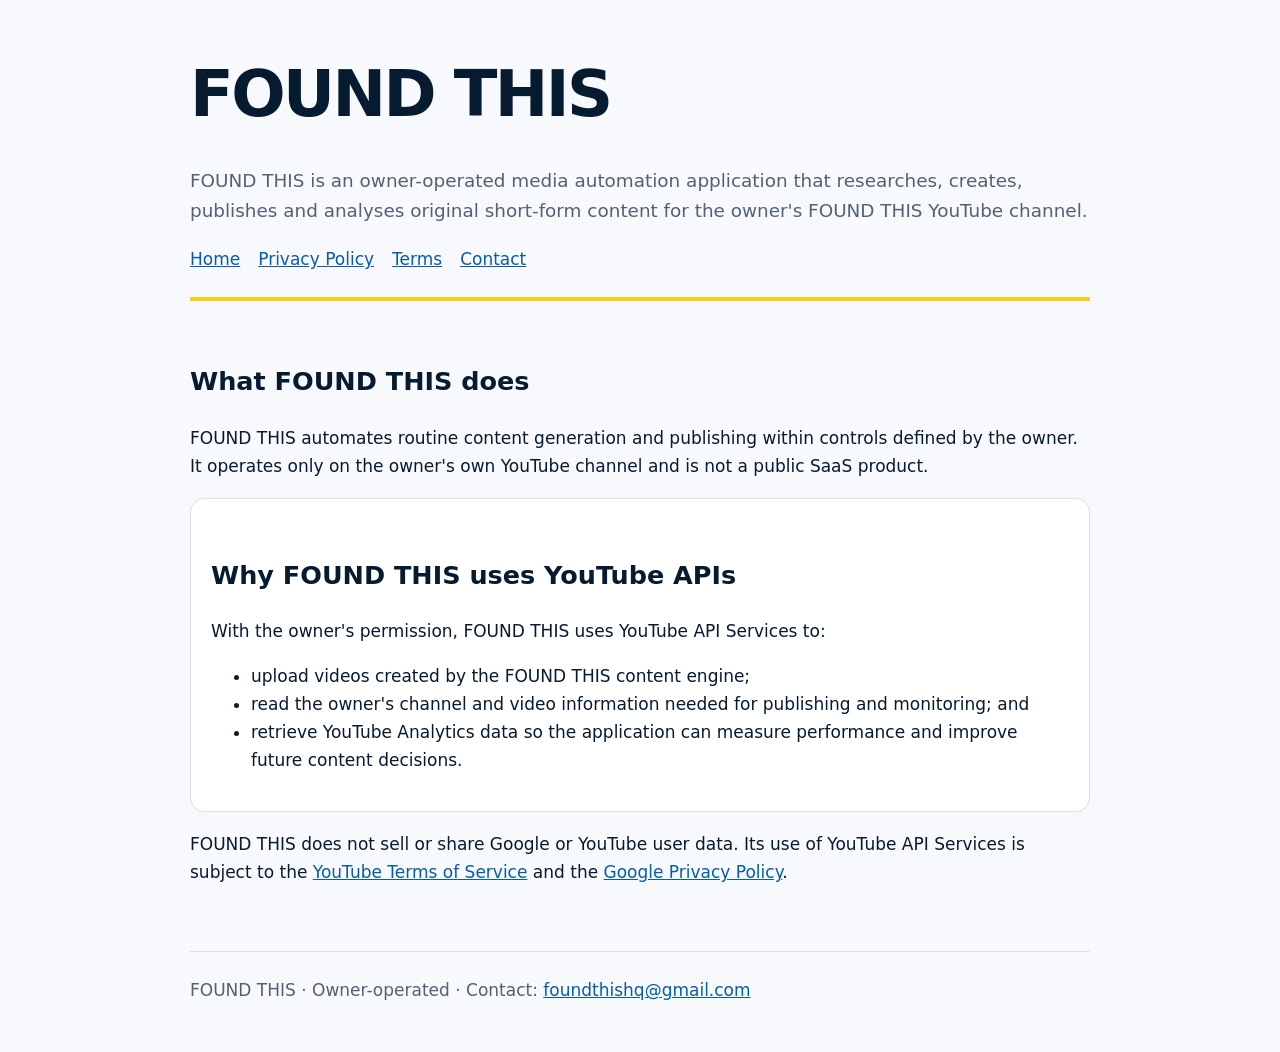
<file: index.html>
<!doctype html><html lang="en-GB"><head><meta charset="utf-8"><meta name="viewport" content="width=device-width,initial-scale=1"><title>FOUND THIS</title><link rel="stylesheet" href="styles.css"></head><body>
<header><h1>FOUND THIS</h1><p class="tagline">FOUND THIS is an owner-operated media automation application that researches, creates, publishes and analyses original short-form content for the owner's FOUND THIS YouTube channel.</p><nav><a href="index.html">Home</a><a href="privacy.html">Privacy Policy</a><a href="terms.html">Terms</a><a href="contact.html">Contact</a></nav></header>
<main><h2>What FOUND THIS does</h2><p>FOUND THIS automates routine content generation and publishing within controls defined by the owner. It operates only on the owner's own YouTube channel and is not a public SaaS product.</p>
<div class="card"><h2>Why FOUND THIS uses YouTube APIs</h2><p>With the owner's permission, FOUND THIS uses YouTube API Services to:</p><ul><li>upload videos created by the FOUND THIS content engine;</li><li>read the owner's channel and video information needed for publishing and monitoring; and</li><li>retrieve YouTube Analytics data so the application can measure performance and improve future content decisions.</li></ul></div>
<p>FOUND THIS does not sell or share Google or YouTube user data. Its use of YouTube API Services is subject to the <a href="https://www.youtube.com/t/terms">YouTube Terms of Service</a> and the <a href="https://policies.google.com/privacy">Google Privacy Policy</a>.</p></main>
<footer>FOUND THIS · Owner-operated · Contact: <a href="mailto:foundthishq@gmail.com">foundthishq@gmail.com</a></footer></body></html>
</file>
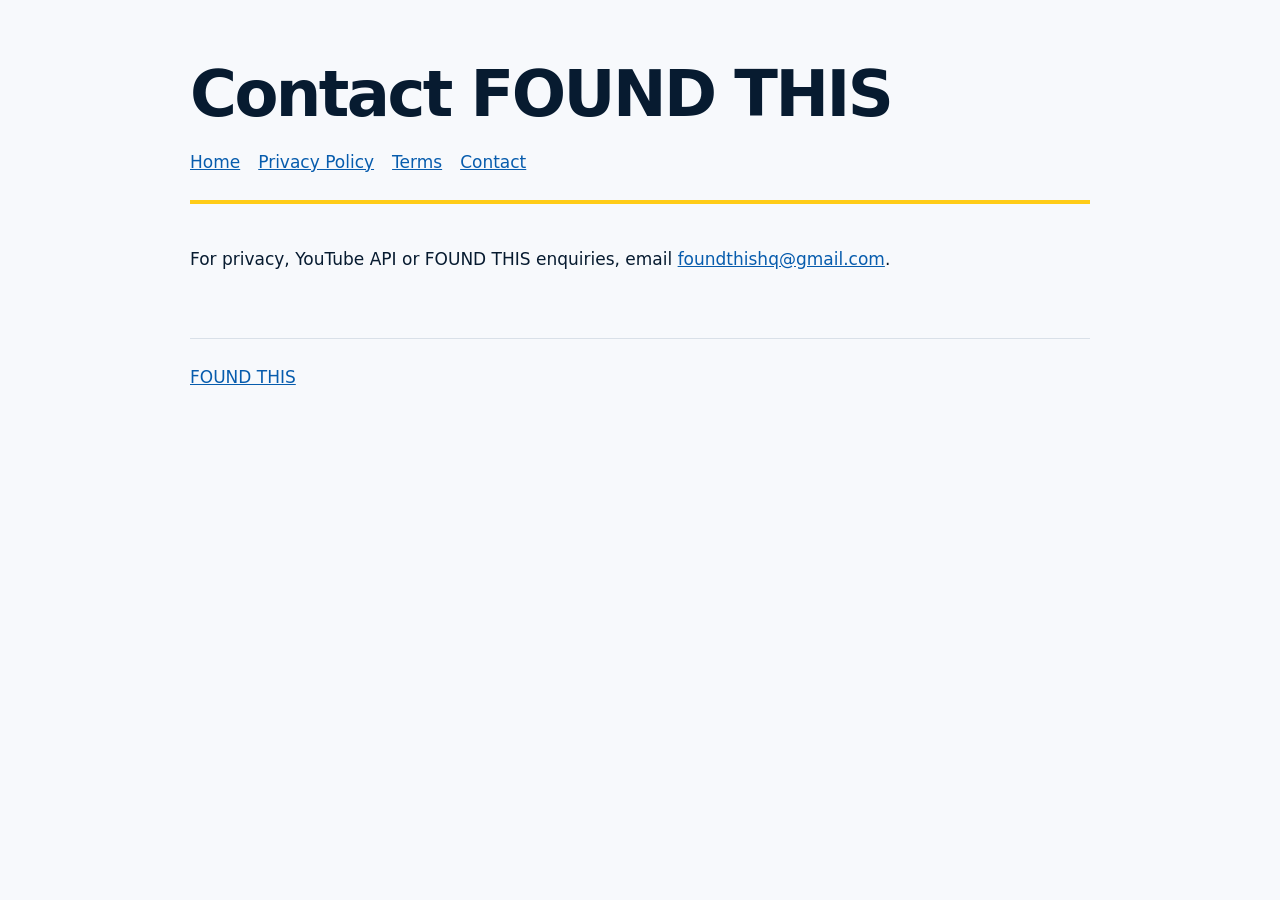
<file: contact.html>
<!doctype html><html lang="en-GB"><head><meta charset="utf-8"><meta name="viewport" content="width=device-width,initial-scale=1"><title>Contact · FOUND THIS</title><link rel="stylesheet" href="styles.css"></head><body>
<header><h1>Contact FOUND THIS</h1><nav><a href="index.html">Home</a><a href="privacy.html">Privacy Policy</a><a href="terms.html">Terms</a><a href="contact.html">Contact</a></nav></header>
<main><p>For privacy, YouTube API or FOUND THIS enquiries, email <a href="mailto:foundthishq@gmail.com">foundthishq@gmail.com</a>.</p></main><footer><a href="index.html">FOUND THIS</a></footer></body></html>
</file>
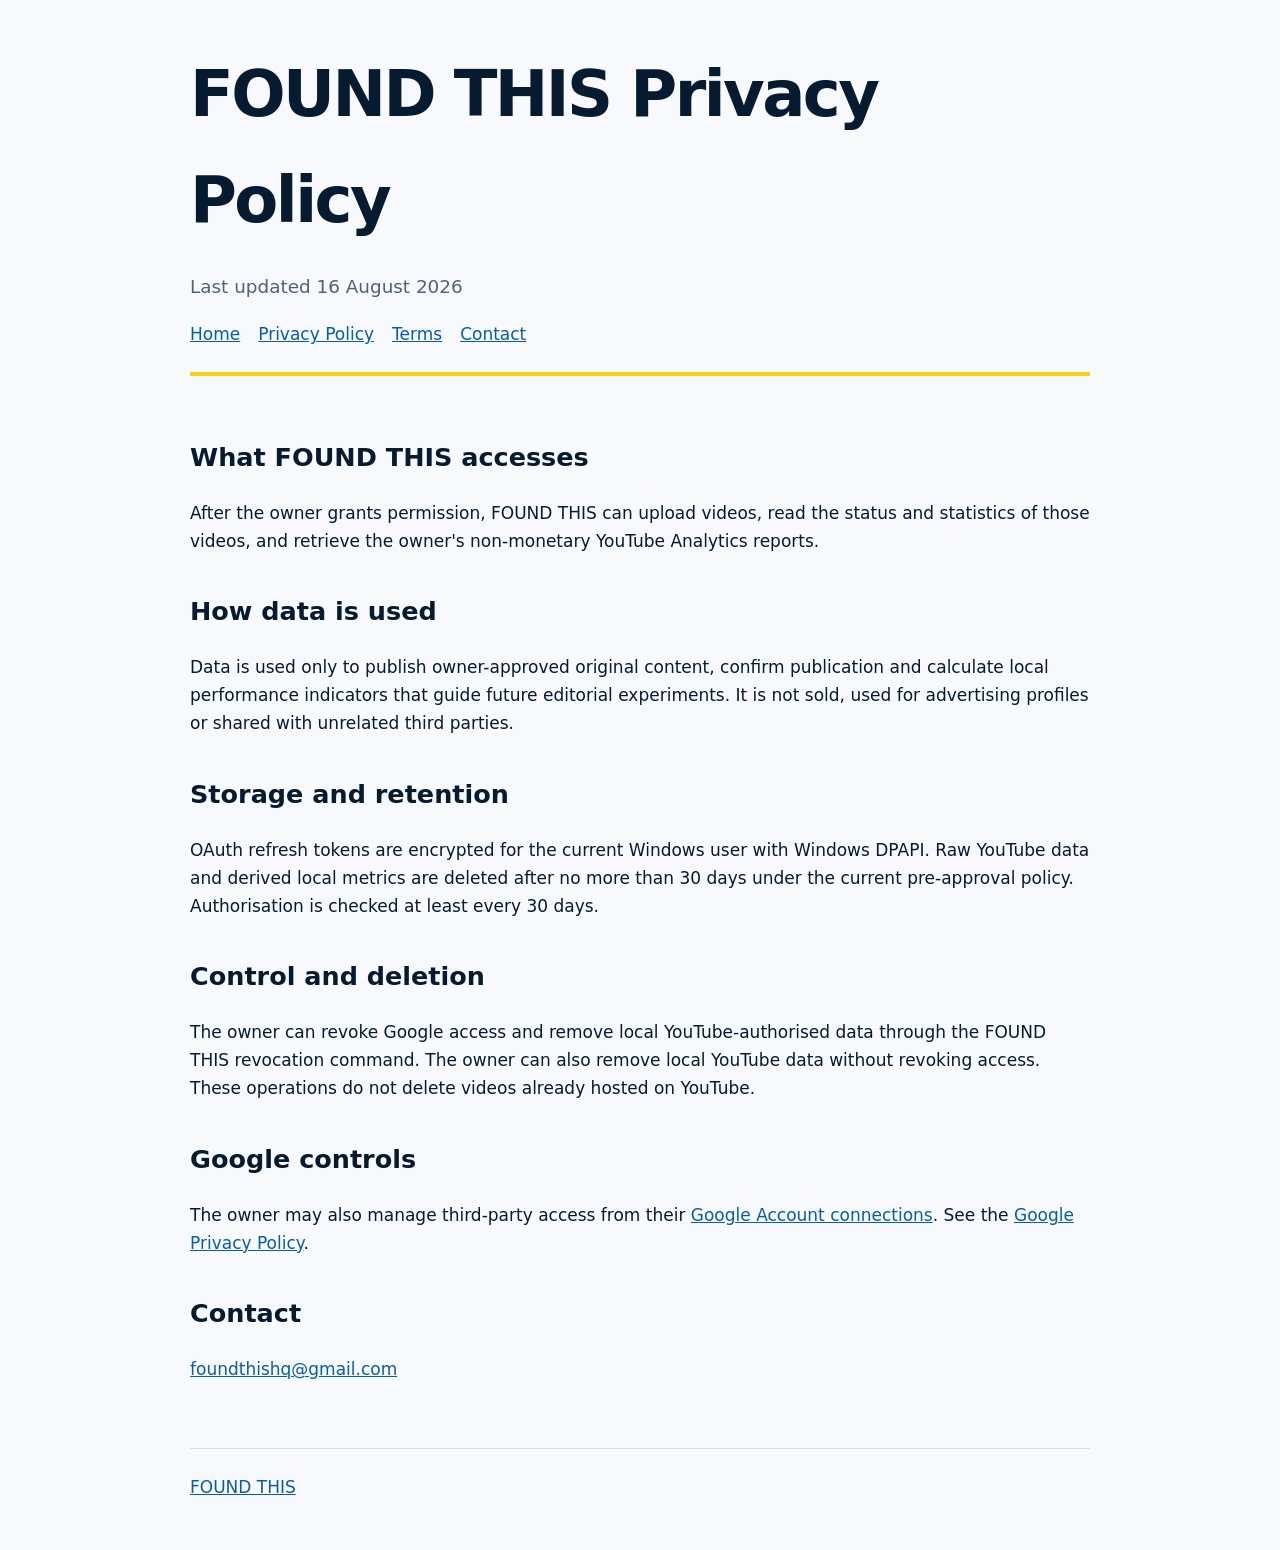
<file: privacy.html>
<!doctype html><html lang="en-GB"><head><meta charset="utf-8"><meta name="viewport" content="width=device-width,initial-scale=1"><title>Privacy Policy · FOUND THIS</title><link rel="stylesheet" href="styles.css"></head><body>
<header><h1>FOUND THIS Privacy Policy</h1><p class="tagline">Last updated 16 August 2026</p><nav><a href="index.html">Home</a><a href="privacy.html">Privacy Policy</a><a href="terms.html">Terms</a><a href="contact.html">Contact</a></nav></header>
<main><h2>What FOUND THIS accesses</h2><p>After the owner grants permission, FOUND THIS can upload videos, read the status and statistics of those videos, and retrieve the owner's non-monetary YouTube Analytics reports.</p>
<h2>How data is used</h2><p>Data is used only to publish owner-approved original content, confirm publication and calculate local performance indicators that guide future editorial experiments. It is not sold, used for advertising profiles or shared with unrelated third parties.</p>
<h2>Storage and retention</h2><p>OAuth refresh tokens are encrypted for the current Windows user with Windows DPAPI. Raw YouTube data and derived local metrics are deleted after no more than 30 days under the current pre-approval policy. Authorisation is checked at least every 30 days.</p>
<h2>Control and deletion</h2><p>The owner can revoke Google access and remove local YouTube-authorised data through the FOUND THIS revocation command. The owner can also remove local YouTube data without revoking access. These operations do not delete videos already hosted on YouTube.</p>
<h2>Google controls</h2><p>The owner may also manage third-party access from their <a href="https://myaccount.google.com/connections">Google Account connections</a>. See the <a href="https://policies.google.com/privacy">Google Privacy Policy</a>.</p>
<h2>Contact</h2><p><a href="mailto:foundthishq@gmail.com">foundthishq@gmail.com</a></p></main><footer><a href="index.html">FOUND THIS</a></footer></body></html>
</file>
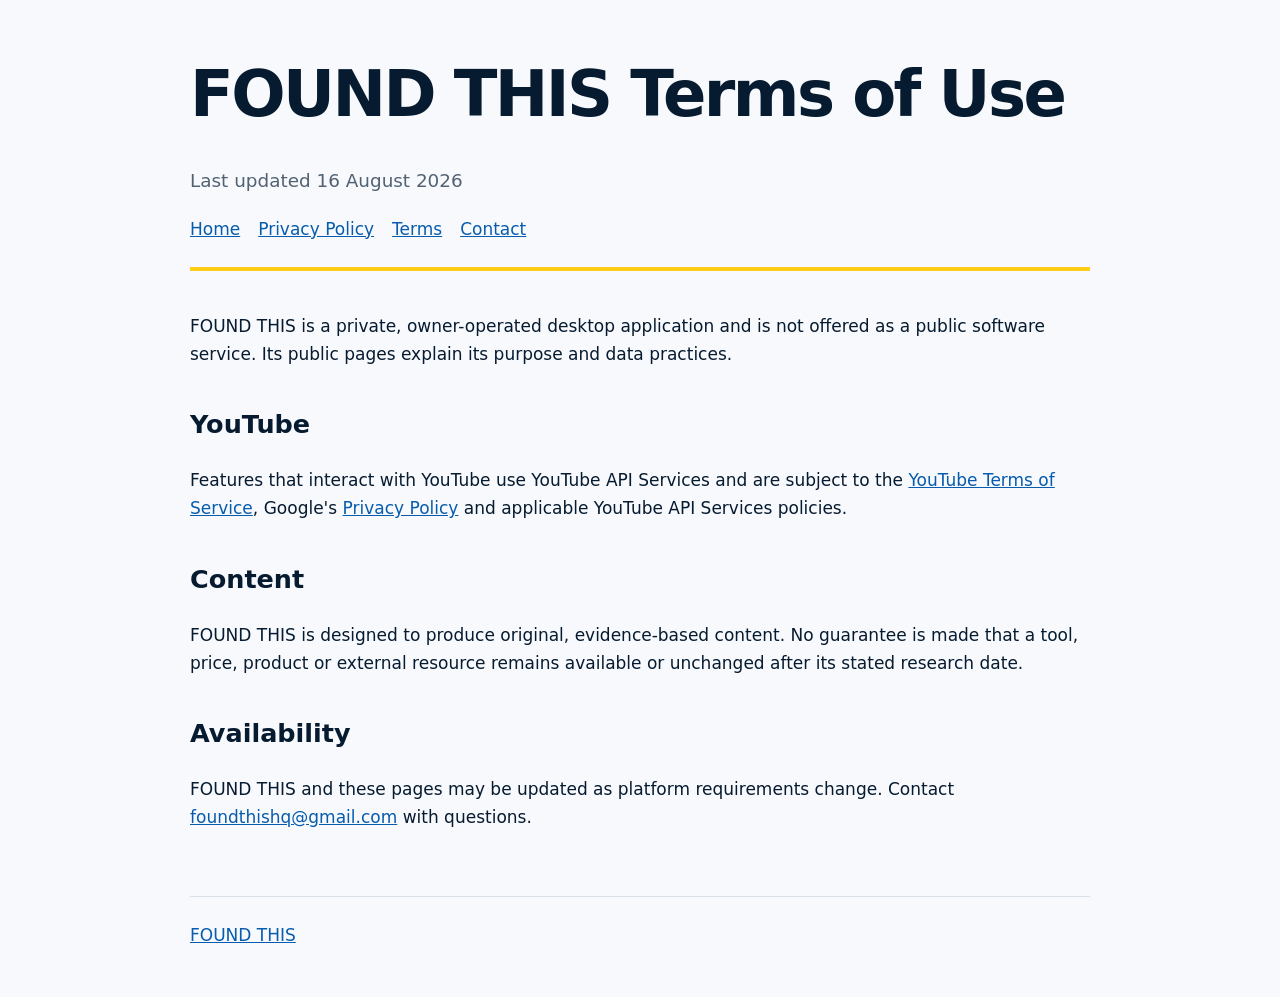
<file: terms.html>
<!doctype html><html lang="en-GB"><head><meta charset="utf-8"><meta name="viewport" content="width=device-width,initial-scale=1"><title>Terms · FOUND THIS</title><link rel="stylesheet" href="styles.css"></head><body>
<header><h1>FOUND THIS Terms of Use</h1><p class="tagline">Last updated 16 August 2026</p><nav><a href="index.html">Home</a><a href="privacy.html">Privacy Policy</a><a href="terms.html">Terms</a><a href="contact.html">Contact</a></nav></header>
<main><p>FOUND THIS is a private, owner-operated desktop application and is not offered as a public software service. Its public pages explain its purpose and data practices.</p>
<h2>YouTube</h2><p>Features that interact with YouTube use YouTube API Services and are subject to the <a href="https://www.youtube.com/t/terms">YouTube Terms of Service</a>, Google's <a href="https://policies.google.com/privacy">Privacy Policy</a> and applicable YouTube API Services policies.</p>
<h2>Content</h2><p>FOUND THIS is designed to produce original, evidence-based content. No guarantee is made that a tool, price, product or external resource remains available or unchanged after its stated research date.</p>
<h2>Availability</h2><p>FOUND THIS and these pages may be updated as platform requirements change. Contact <a href="mailto:foundthishq@gmail.com">foundthishq@gmail.com</a> with questions.</p></main><footer><a href="index.html">FOUND THIS</a></footer></body></html>
</file>
<file: styles.css>
:root { color-scheme: light; --ink:#071b30; --gold:#ffcc18; --paper:#f7f9fc; --muted:#526273; }
* { box-sizing:border-box; }
body { margin:0; font:17px/1.65 system-ui,-apple-system,"Segoe UI",sans-serif; color:var(--ink); background:var(--paper); }
header,main,footer { width:min(900px,calc(100% - 32px)); margin:auto; }
header { padding:42px 0 24px; border-bottom:4px solid var(--gold); }
h1 { margin:0; font-size:clamp(2rem,7vw,4rem); letter-spacing:-.04em; }
h2 { margin-top:2.2rem; }
.tagline { color:var(--muted); font-size:1.15rem; }
main { padding:24px 0 48px; }
a { color:#075cad; }
nav a { margin-right:18px; }
.card { background:white; border:1px solid #d9e0e8; border-radius:14px; padding:20px; margin:18px 0; }
footer { padding:24px 0 48px; color:var(--muted); border-top:1px solid #d9e0e8; }
</file>
